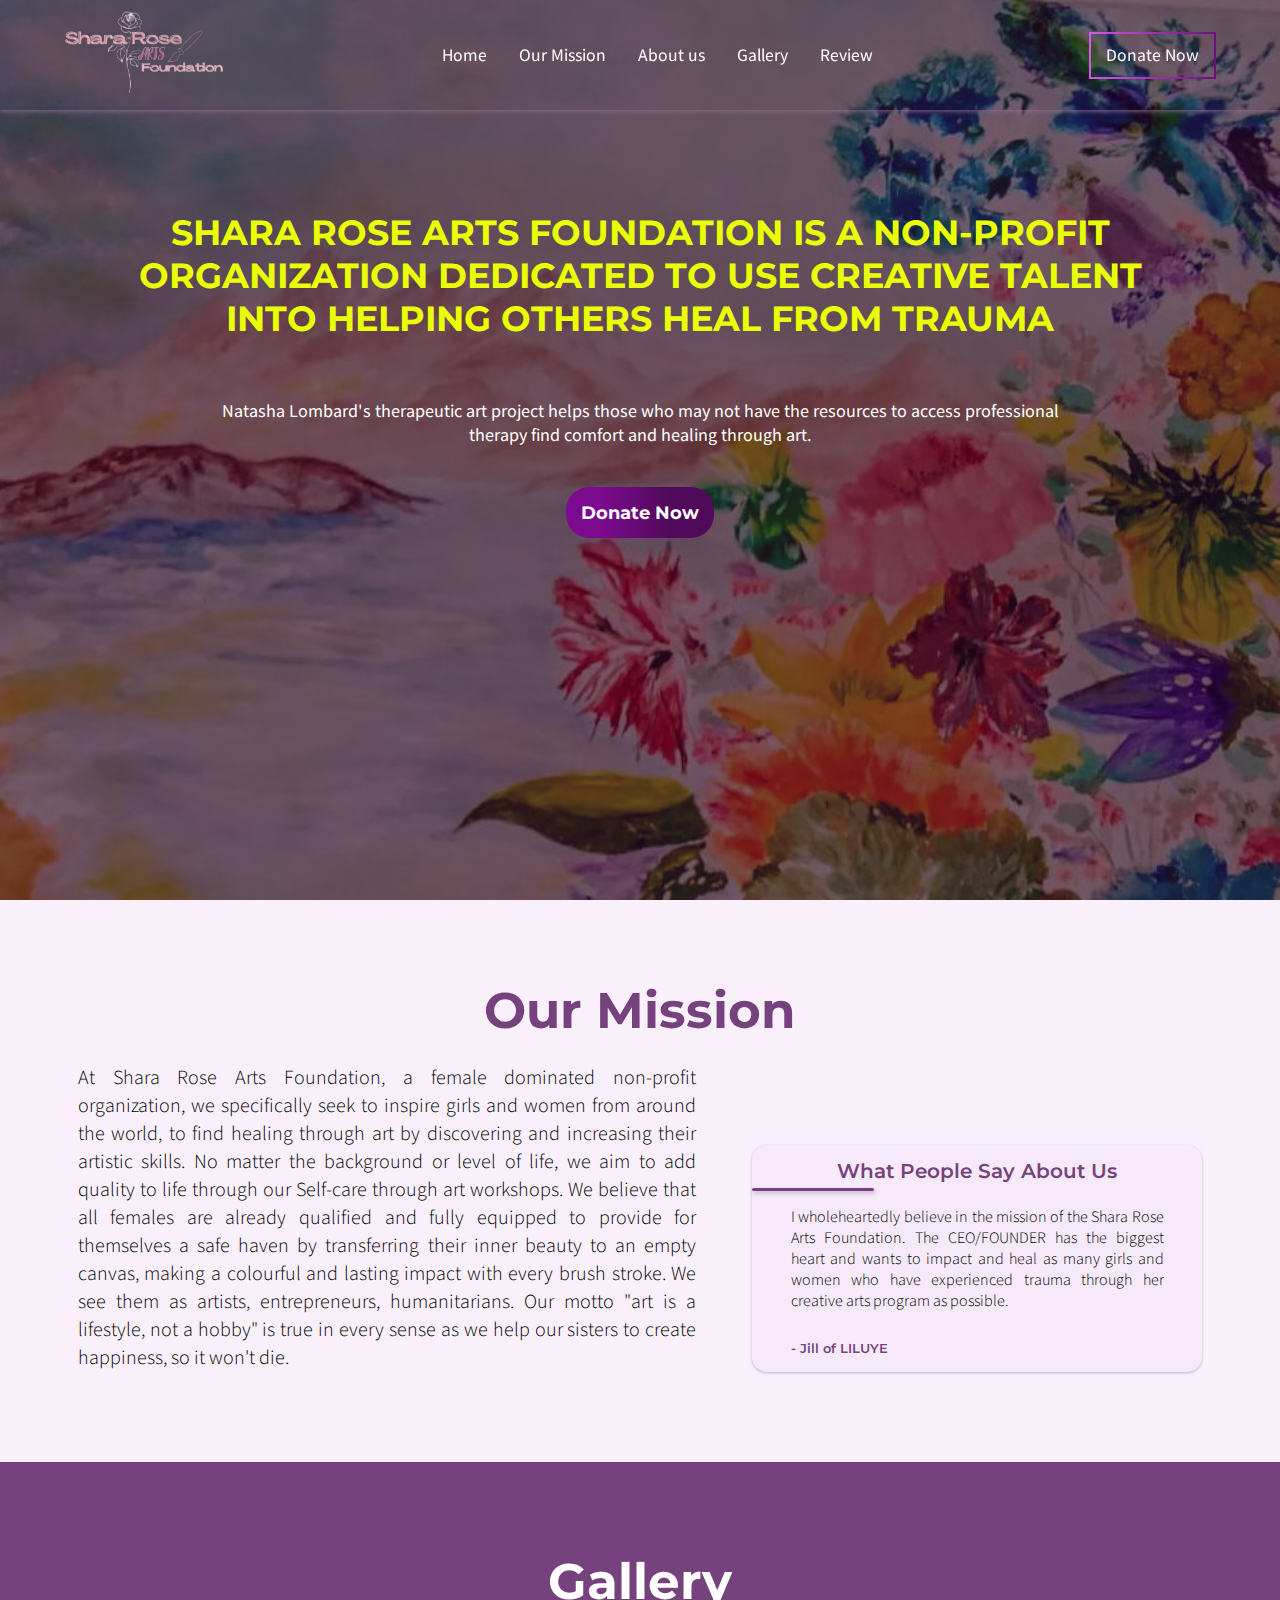
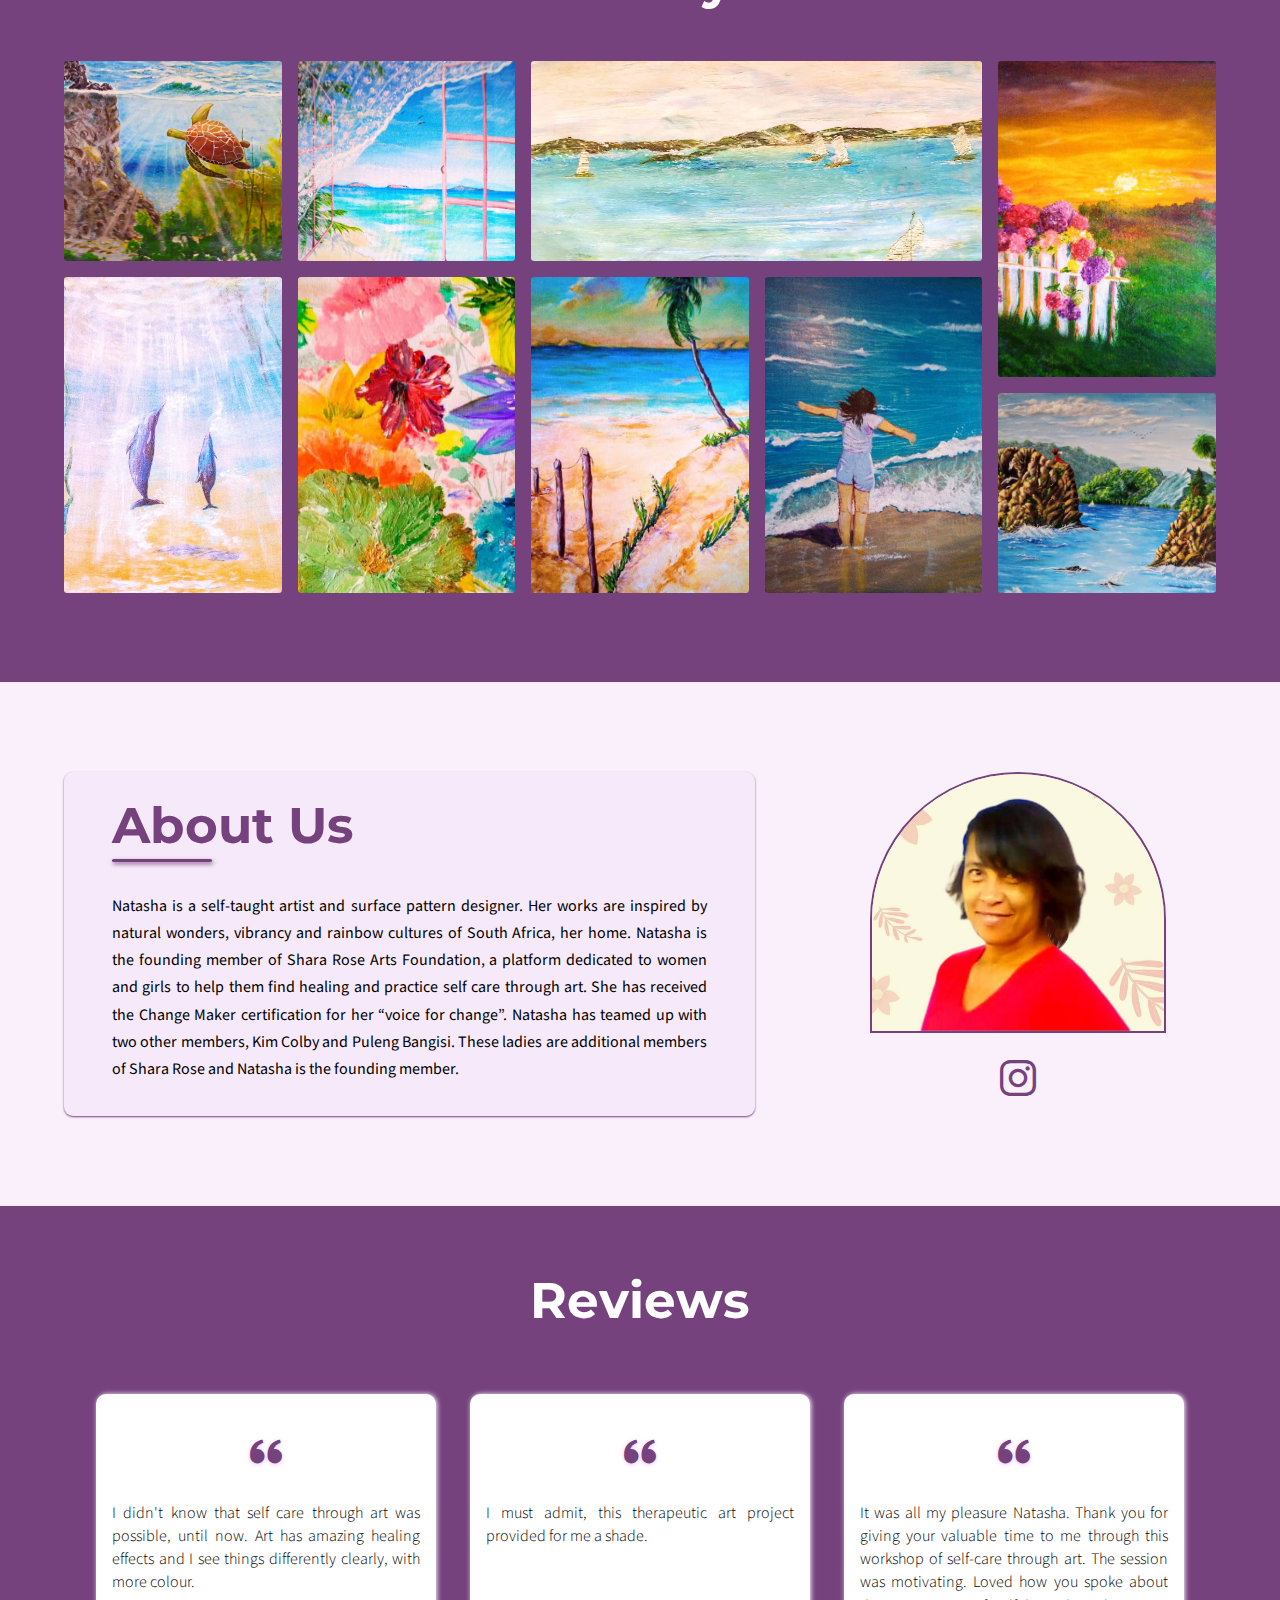
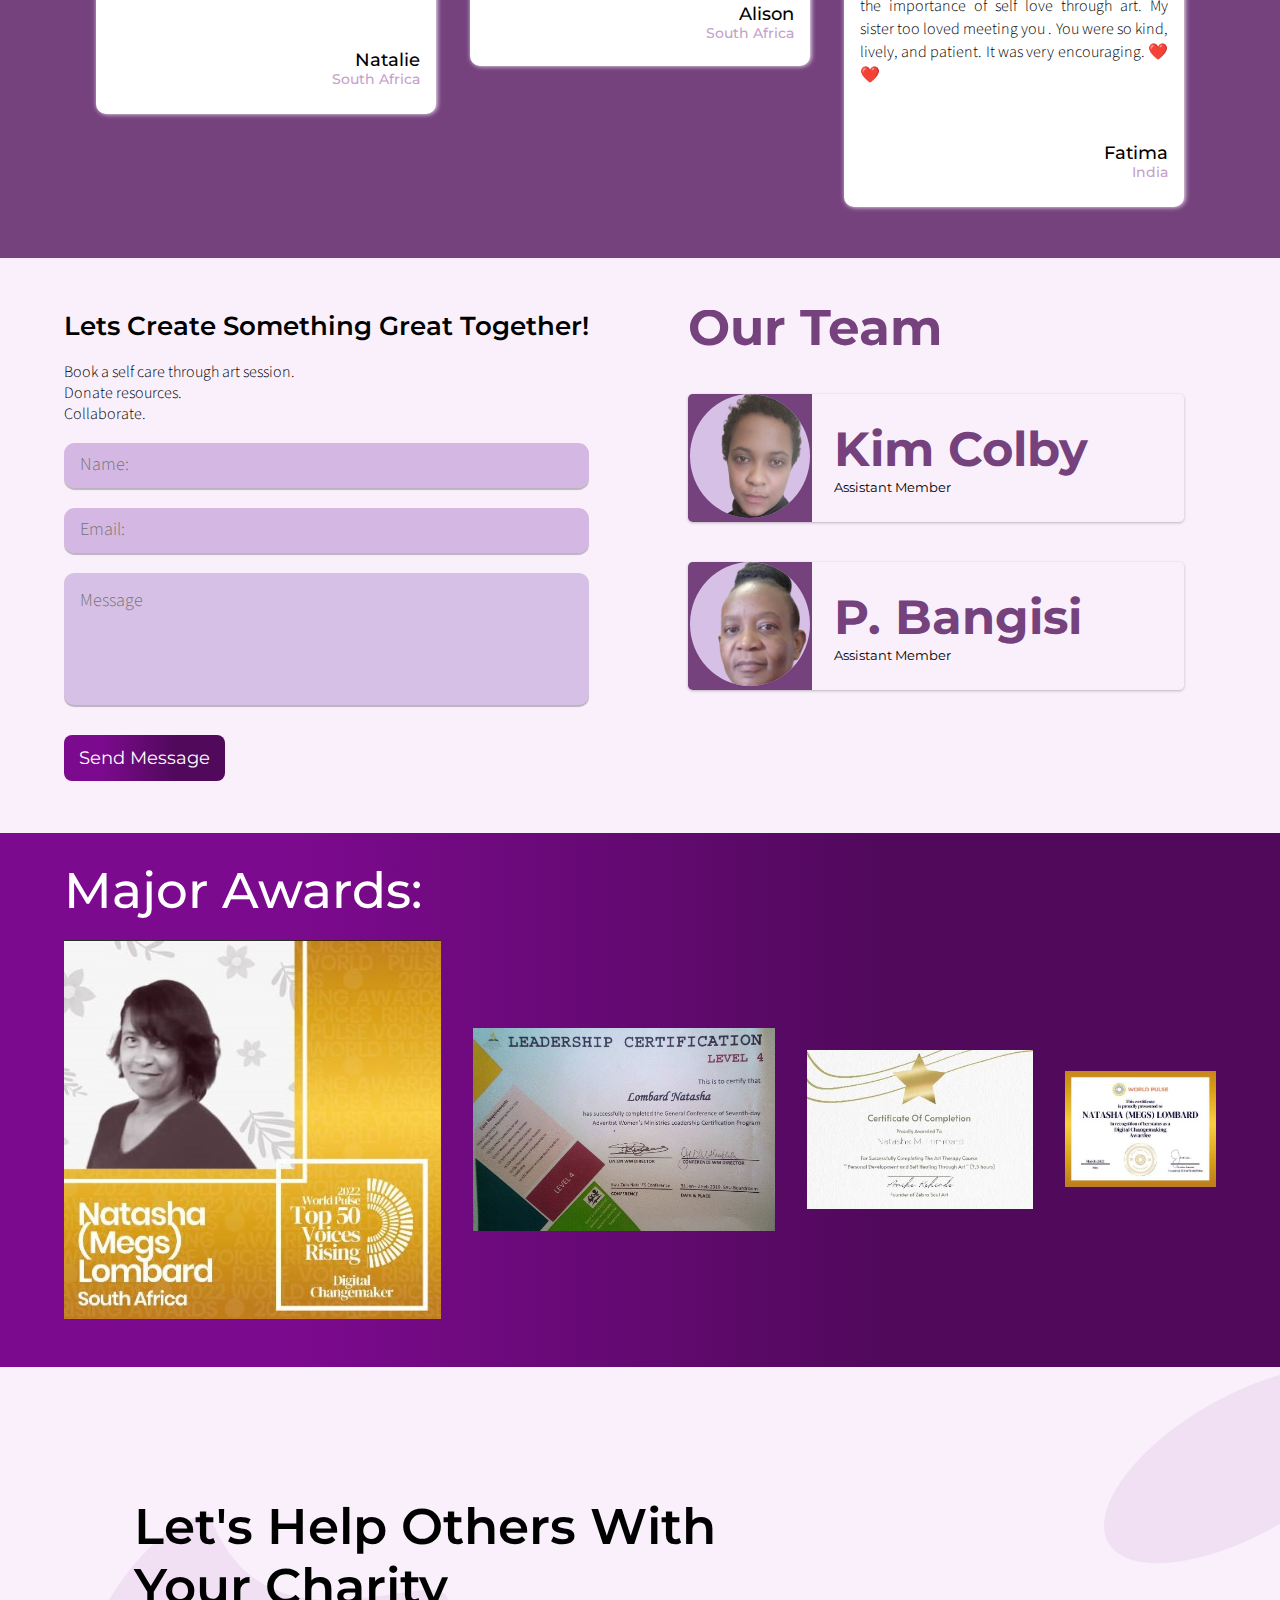
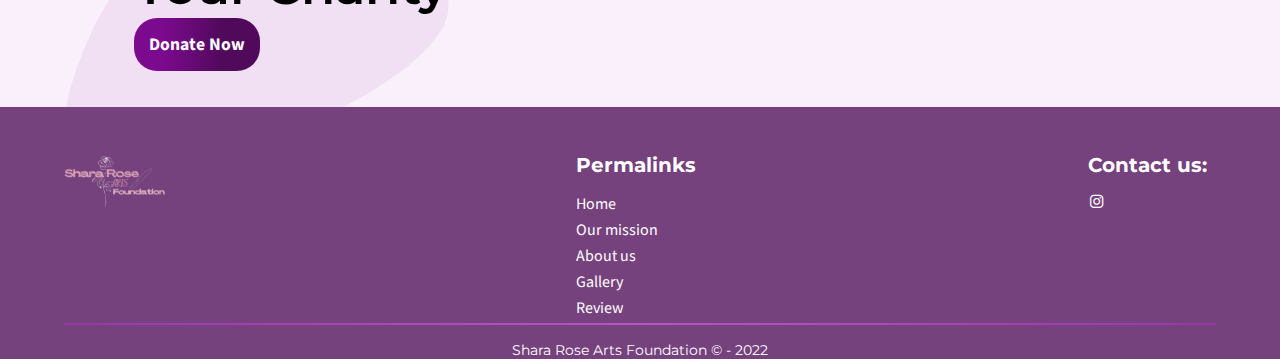
<file: index.html>
<!DOCTYPE html>
<html lang="en">
<head>
    <meta charset="UTF-8">
    <meta http-equiv="X-UA-Compatible" content="IE=edge">
    <meta name="viewport" content="width=device-width, initial-scale=1.0">
    <title>Shara-Rose Arts Foundation </title>

    <link href='https://unpkg.com/boxicons@2.1.2/css/boxicons.min.css' rel='stylesheet'>

    <!-- stylesheet -->
    <link rel="stylesheet" href="./css/style.css">
</head>
<body>
    <section class="header-hero">
        <header class="move-scroll">
            <div class="container">
                <div class="header-wrap">
                    <div class="header-logo">
                       <a href="#home"> <img src="./img/log.png" alt="shara rose logo"></a> 
                    </div>
                    <ul class="nav" id="nav_items">
                        <li class="nav_link"><a href="#home">Home</a></li>
                        <li class="nav_link"><a href="#mission">Our Mission</a></li>
                        <li class="nav_link"><a href="#aboutUs">About us</a></li>
                        <li class="nav_link"><a href="#gallery">Gallery</a></li>
                        <li class="nav_link"><a href="#review">Review</a></li>
                    </ul>
                    <div class="header_btn">
                        
                        <a href="initialize_payment.html" class="border-btn">Donate Now</a>
                        
                    </div>
                  
                       <i class='bx bx-menu' id="menu_nav"></i> 
                       <i class='bx bx-x' id="close_nav"></i>
                </div>
            </div>
        </header>
<!-- end of header -->
        <section id="home">
            <div class="container">
                <div class="hero_body">
                    <h1 class="hero_heading">Shara rose arts Foundation is a non-profit <br> 
                        organization dedicated to use creative Talent <br> 
                        into helping others heal from trauma</h1>
                    <p class="hero_para">
                        Natasha Lombard's therapeutic art project helps those who may not have
                        the resources to access professional <br>therapy find comfort and healing through art.
                    </p>
                    <div class="home_btn">
                        <a href="initialize_payment.html" class="btn">Donate Now</a>
                    </div>
                </div>
            </div> 
        </section>
    <!-- end hero section  -->
    </section>
    <!-- end of header hero -->
    <section id="mission">
        <div class="container">
                <div class="mission-wrap">
                    <h2 class="mission_header">
                    Our Mission
                    </h2>
                        <div class="mission-body">
                            <p class="mission-para">
                            At Shara Rose Arts Foundation, a female dominated non-profit organization, we specifically seek to inspire girls and women from around the world, to find healing through art by discovering and increasing their artistic skills. No matter the background or level of life, we aim to add quality to life through our Self-care through art workshops. We believe that all females are already qualified and fully equipped to provide for themselves a safe haven by transferring their inner beauty to an empty canvas, making a  colourful and lasting impact with every brush stroke.
                            We see them as artists, entrepreneurs,  humanitarians.
                            Our motto "art is a lifestyle, not a hobby" is true in every sense as 
                            we help our sisters to create happiness, so it won't die.
                            </p>

                            <div class="testimonial">
                                <h3 class="test-header">
                                    what people say about us
                                </h3>
                                <hr class="testimonial-bar">
                                <div class="test-content">
                                    <p class="test-para">
                                            I wholeheartedly believe in the mission of the Shara Rose Arts Foundation. The CEO/FOUNDER has the biggest heart and wants to impact and heal as many girls and women who have experienced trauma through her creative arts program as possible.
                                        </p>
                                    <small class="test-author">
                                        - Jill of LILUYE
                                    </small>           
                                </div>
                               
                            </div>
                        </div>
                    </div>
            </div>
        </section>

    <!-- end of mission -->

    <section id="gallery">
        <div class="container">
                <h2 class="gallery-heading">
                Gallery
            </h2>
            <div class="gallery-img-wrap">
                <div class="gallery-wrapper">
                    <div class="window-paint">
                        <img src="./img/windowPaint.jpg" alt="window paint">
                    </div>
                    <div class="garden-paint">
                        <img src="./img/gardenPaint.jpg" alt="garden paint">
                    </div>
                     <div class="turtle-paint">
                        <img src="./img/oceanPaint.jpg" alt="turtle paint">
                    </div>
                    <div class="wave-paint">
                        <img src="./img/wavePaint.jpg"   alt="wave paint">
                    </div>
                    <div class="boat-paint">
                    <img src="./img/boatPaint.jpg"  
                    alt="boat paint">
                    </div>
                    <div class="shark-paint">
                        <img src="./img/sharkPaint.jpg" alt="shark paint">
                    </div>
                     <div class="flower">
                        <img src="./img/flower.jpg" alt="flower paint">
                    </div>
                     <div class="hill-paint">
                        <img src="./img/hillPaint.jpg" alt="hill paint">
                    </div>
                     <div class="ocean-paint">
                        <img src="./img/tortoisePaint.jpg" alt="ocean paint"> 
                    </div>
                   
                   
                   
                </div>
           </div>
        </div>
    </section>
    <!-- end of gallery -->
    <section id="aboutUs">
        <div class="container">
            <div class="wrap-us">
                <div class="aboutus-content">
                    <h2 class="aboutus-header">
                        About Us
                    </h2>
                    <hr class="about-bar">
                    <p class="aboutus-para">
                        Natasha is a self-taught artist and surface pattern designer.  Her works are inspired by natural wonders, vibrancy and rainbow cultures of South Africa, her home.
                        Natasha is the founding member of Shara Rose Arts Foundation, a platform dedicated to women and girls to help them find healing and practice self care through art.
                        She has received the Change Maker certification for her “voice for change”. 
                        Natasha has teamed up with two other members, Kim Colby and Puleng Bangisi. These ladies are additional members of Shara Rose and Natasha is the founding member.
                    </p>
                </div>
                <div class="aboutus-img">
                    <img src="./img/megFounder.jpg" class="founder" alt="Natasha">
                    <div class="icons">
                        <a href="https://www.instagram.com/shararose_artsfoundation/"><i class="bx bxl-instagram"></i></a>
                    </div>
                </div>
            </div>
        </div>
    </section>
    <!-- end of about us section  -->
    <section id="review">
        <div class="container">
            <h2 class="review-header">
                Reviews
            </h2>
            <div class="review-wrap">
                <article class="card">
                    <span class="quote"><i class='bx bxs-quote-alt-left'></i></span>
                    <div class="article-para">
                        <p>
                            I didn't know that self care through art was 
                             possible, until now.  Art has amazing healing 
                              effects and I see things differently   clearly, with more colour. 
                        </p>
                    </div>
                    <div class="article-author">
                        <h5>
                            Natalie
                        </h5>
                        <small class="country">South Africa</small>
                    </div>
                </article>
                <article class="card">
                    <span class="qoute"><i class='bx bxs-quote-alt-left'></i></span>
                    <div class="article-para">
                        <p>
                            I must admit, this therapeutic art project provided 
                            for me a shade. 

                        </p>
                    </div>
                    <div class="article-author">
                        <h5>
                            Alison
                        </h5>
                        <small class="country">South Africa</small>
                    </div>
                </article>
                <article class="card">
                    <span class="qoute"><i class='bx bxs-quote-alt-left'></i></span>
                    <div class="article-para">
                        <p>
                            It was all my pleasure Natasha. Thank you for
                            giving your valuable time to me through this
                             workshop of self-care through art. The session 
                             was  motivating. Loved how you spoke about
                             the importance of self love through art. 
                             My sister too loved meeting you . You were so kind,
                             lively, and patient. It was very encouraging. ❤️❤️

                        </p>
                    </div>
                    <div class="article-author">
                        <h5>
                            Fatima
                        </h5>
                        <small class="country">India</small>
                    </div>
                </article>
            </div>
        </div>
    </section>
<!-- end of review -->
    <div class="container">
        <div class="form-team-wrap">
            <div class="create-form">
                <h3>Lets create something Great Together!</h3>
                <p class="form-donate">
                    Book a self care through art session.
                     <br> Donate resources.
                     <br>Collaborate.   
                </p>
                <div class="send-message">
                    <form taget="_blank" action="https://formsubmit.co/el/yodaju" method="POST" >
                        <div class="form-field">
                            <input type="text" name="name" placeholder="Name:" required>
                        </div>
                        <div class="form-field">
                            <input type="email" name="email" placeholder="Email:" required>
                        </div>
                        <div class="form-field">
                            <textarea name="message"  cols="30" placeholder="Message" required></textarea> 
                        </div>
                        <button type ="submit" class="btn">Send Message</button>
                    </form>
                </div>
               
            </div>

            <div class="team__wrap">
                <h2>Our Team</h2>
                <div class="team__wrap--one">
                    <div class="team__img">
                        <img src="img/kim_team.png" alt="team one image" class="team-one-card">
                    </div>
                    
                        <div class="team__position--wrap">
                            <h4 class="team_name">
                                Kim Colby 
                            </h4>
                            <small class="team-position">
                                Assistant Member
                            </small>
                        </div>
                </div>
                <div class="team__wrap--two">
                    <div class="team__img">
                        <img src="img/puleng.png" alt="team one image" class="team-one-card">    
                    </div>
                    <div class="team__position--wrap">   
                        <h4 class="team_name">
                                P. Bangisi
                            </h4>
                            <small class="team-position">
                                Assistant Member
                            </small>
                    </div>
                </div>
            </div>
        </div>
    </div>

<div class="major-awards">
    <div class="container">
        <h2 class="award-title">
            Major Awards:
        </h2>
        <div class="award-image-wrap">
            <img src="./img/voicesCert.jpg" alt="women voice cert">
            <img src="./img/leaderCert.jpg" alt="leadership cert">
            <img src="./img/completCert.jpg" alt="completion">
            <img src="./img/pulsecert.jpg" alt="world pulse cert">
        </div>
       </div>
</div>

<!-- end of award -->

<div class="donate">
    <div class="container">
        <div class="donate-wrap">
            <p class="donate-para">
                Let's help others with your charity
            </p>    
            <div class="donate-btn btn">
                <a href="initialize_payment.html">
                    Donate Now
                    </a>
                </div>
            </div>
        </div>
    </div>
</div>
<!-- end of donate -->

<footer>
    <div class="container">
        <div class="footer-wrap">
            <div class="footer-img">
                <a href="#home">
                    <img src="./img/log.png" alt="shara rose foundation">
                   </a>
            </div>
            <div class="footer-link">
                <h3>
                    Permalinks
                </h3>
                <ul class="footer-link">
                   <li class="footer-links"><a href="#home">Home</a></li>
                    <li class="footer-links">
                        <a href="#mission">Our mission</a>
                    </li>
                    <li class="footer-links">
                        <a href="#aboutUs">About us</a>
                    </li>
                    <li class="footer-links">
                        <a href="#gallery">Gallery</a>
                    </li>
                    <li class="footer-links">
                        <a href="#review">Review</a>
                    </li>
                </ul>
            </div>
            <div class="contact-us">
                <h3>Contact us:</h3>
                <div class="contact-us-links">
                    <a href="https://www.instagram.com/shararose_artsfoundation/"><i class="bx bxl-instagram"></i></a>
                </div>
            </div>
        </div>
            <hr class="footer-bar">
            <small class="footer-copy">Shara Rose Arts Foundation &copy; - 2022</small>
        
    </div>
</footer>
    <script src="./js/main.js"></script>
</body>
</html>
</file>
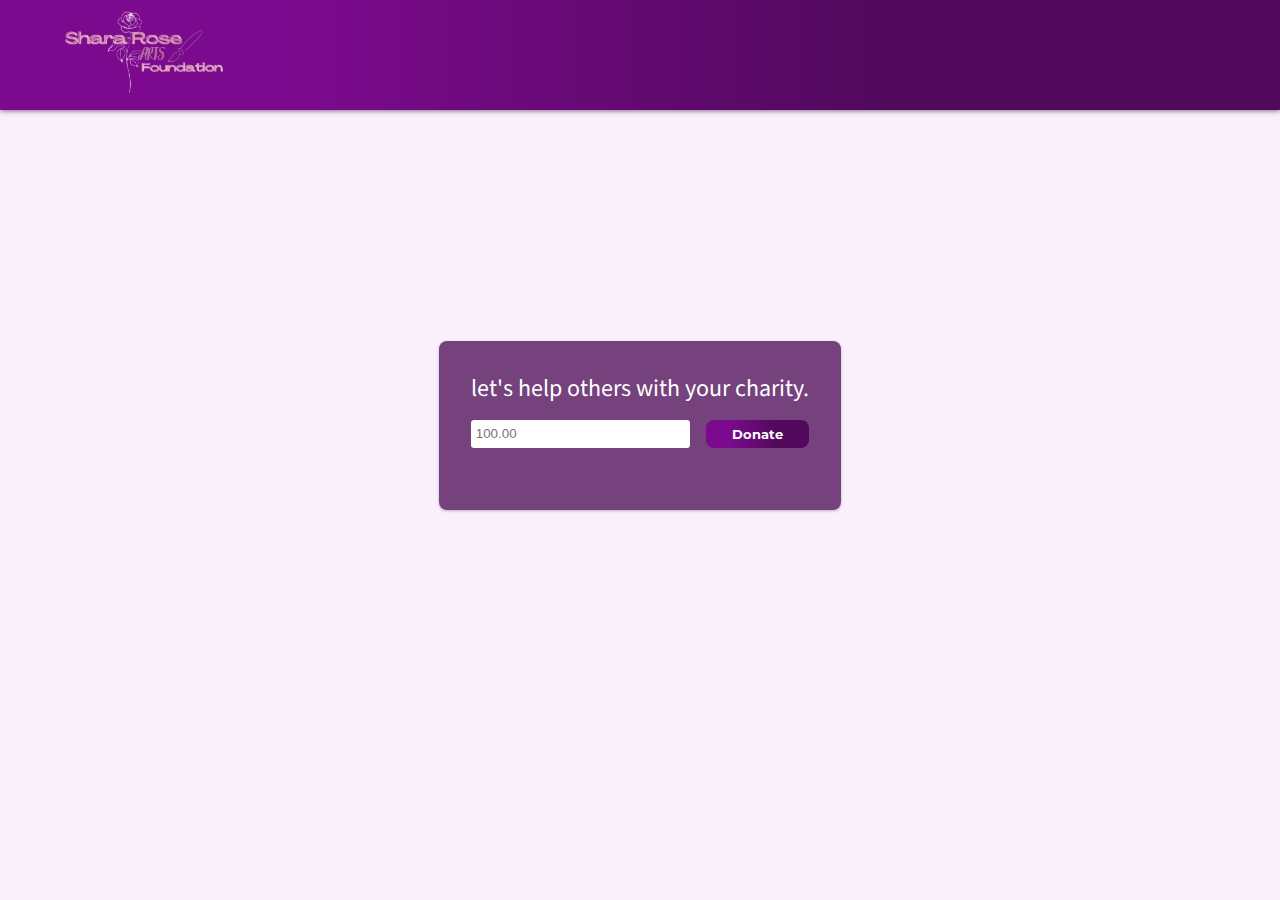
<file: initialize_payment.html>
<!DOCTYPE html>
<html lang="en">
  <head>
    <meta charset="UTF-8" />
    <meta http-equiv="X-UA-Compatible" content="IE=edge" />
    <meta name="viewport" content="width=device-width, initial-scale=1.0" />
    <title>Input_amount</title>
    <link rel="stylesheet" href="./css/style.css" />
  </head>
  <body>
    <header class="position--header">
        <div class="container">
            <div class="header-wrap">
                <div class="header-logo">
                   <a href="index.html"> <img src="./img/log.png" alt="shara rose logo"></a> 
                </div>
            
            </div>
        </div>
    </header>

    <div class="container">
      <div class="form-wrap">
        <div class="form-center-div">
                <p class="form-heading">
                    let's help others with your charity.
                <p>
            <form
            name="PayFastPayNowForm"
            action="https://www.payfast.co.za/eng/process"
            method="post"
            >
            <input required type="hidden" name="cmd" value="_paynow" />
            <input
                required
                type="hidden"
                name="receiver"
                pattern="[0-9]"
                value="20445240"
            />
            <div class="payment-form">
                <div class="input_donatebtn">
                                   
                    <input
                    required
                    class="amountInput"
                    id="PayFastAmount"
                    type="number"
                    step=".01"
                    name="amount"
                    min="5.00"
                    placeholder="100.00"
                    
                    />
                
                    <input
                            required
                            type="hidden"
                            name="item_name"
                            maxlength="255"
                            value="Donate"
                        />
                        <input
                            type="submit"
                            class="btn"
                            value="Donate"
                        />    
                          
                         
                  </div>
                </form>
            </div>
      </div>
    </div>
    <script src="./js/main.js"></script>
  </body>
</html>
</file>
<file: css/style.css>
@import url("https://fonts.googleapis.com/css2?family=Montserrat:wght@500;600;700&display=swap");
@import url("https://fonts.googleapis.com/css2?family=Mada:wght@300;400;500&display=swap");

:root {
  --primary-color: #fff;
  --black-color: #000;
  --secondary-color: #75427d;
  --bg-gradient: linear-gradient(90deg, #7c0a8e 22.92%, #50095b 69.79%);
  --border-gradient: linear-gradient(90deg, #d657eb, #6b107a);
  --box-shadow: 0px 1px 3px rgba(0, 0, 0, 0.25);
}

* {
  margin: 0;
  padding: 0;
  box-sizing: border-box;
  user-select: none;
}

body {
  background-color: #f9f0fb;
  font-size: 16px;
}
.container {
  width: 90%;
  margin: 0 auto;
}

h1 {
  font-size: 2.18rem;
  font-family: "montserrat", sans-serif;
  color: #ebff03;
  text-transform: uppercase;
  text-align: center;
}

h2 {
  font-family: "montserrat", sans-serif;
  font-size: 3.1rem;
}

h3 {
  font-family: "montserrat", sans-serif;
}
p {
  font-family: "mada", sans-serif;
}

small {
  font-family: "montserrat", sans-serif;
}

img {
  max-width: 100%;
  height: auto;
}

a,
li {
  text-decoration: none;
  color: #fff;
  font-size: 1.1rem;
  font-family: "mada", sans-serif;
  list-style-type: none;
}

.btn {
  background: var(--bg-gradient);
  padding: 15px 15px;
  border-radius: 1.45rem;
  font-family: "montserrat", sans-serif;
  font-weight: 700;
}

.border-btn {
  border: 2px solid;
  border-image: var(--border-gradient) 1;
  padding: 10px 15px;
  transition: all 400ms ease;
}
.border-btn:hover {
  background-image: var(--bg-gradient);
  border-radius: 1.9rem;
  border-image: none;
  border: none;
}
.header-hero {
  height: 100vh;
  background-image: linear-gradient(
      0deg,
      rgba(35, 4, 39, 0.6),
      rgba(35, 4, 39, 0.6)
    ),
    url("../img/floralPaint.jpg");
  background-size: cover;
  background-repeat: no-repeat;
}

header {
  box-shadow: 0px 1px 5px #8a6a8f;
  width: 100%;
  position: fixed;
  z-index: 10;
}
.window-scroll {
  background: var(--bg-gradient);
}
.header-wrap {
  display: flex;
  padding: 0.4rem 0;
  flex-direction: row;
  justify-content: space-between;
  text-align: center;
}

.header-wrap .header-logo {
  width: 14%;
}

.header-wrap ul.nav {
  display: flex;
  flex-direction: row;
  gap: 2rem;
}

.header-wrap ul.nav li.nav_link {
  align-self: center;
}

.header-wrap .header_btn {
  align-self: center;
}

.header-wrap i {
  align-self: center;
  display: none;
}

.header-wrap i {
  color: #fff;
  font-size: 2rem;
  cursor: pointer;
}

.header-hero #home {
  position: relative;
  top: 13.2rem;
}

h1.hero_heading {
  margin-bottom: 3.75rem;
}

p.hero_para {
  color: var(--primary-color);
  text-align: center;
  line-height: 1.46rem;
  margin-bottom: 2.5rem;
  position: relative;
  font-size: 1.13rem;
}
.hero_body .home_btn {
  display: flex;
  justify-content: center;
  align-content: center;
}
a.btn {
  align-content: center;
  transition: all 1s ease;
}
a.btn:hover {
  background: var(--secondary-color);
}

#mission {
  position: relative;
}

.mission-wrap {
  padding: 5rem 0.87rem 5.6rem 0.87rem;
}
h2.mission_header {
  margin-bottom: 1.5rem;
  color: var(--secondary-color);
  text-align: center;
}

.mission-body {
  display: grid;
  grid-template-columns: 55% 40%;
  gap: 5%;
}

.mission-body p.mission-para {
  font-weight: 300;
  line-height: 1.75rem;
  font-size: 1.25rem;
  text-align: justify;
}

.mission-body .testimonial {
  position: relative;
  align-self: flex-end;
  display: flex;
  flex-direction: column;
  background: rgba(225, 172, 234, 0.1);
  box-shadow: var(--box-shadow);
  border-radius: 15px;
  transition: all 400ms ease;
}

.mission-body .testimonial .test-team {
  position: absolute;
}

.mission-body .testimonial:hover {
  margin-bottom: -0.5rem;
  box-shadow: none;
}
.mission-body .testimonial h3.test-header {
  text-align: center;
  font-weight: 600;
  text-transform: capitalize;
  margin-top: 0.84rem;
  font-size: 1.25rem;
  color: var(--secondary-color);
  margin-bottom: 0.3rem;
}

.mission-body .testimonial .testimonial-bar {
  width: 27%;
  height: 0.19rem;
  box-shadow: 1px 2px 4px rgba(0, 0, 0, 0.25);
  border: none;
  border-radius: 4rem;
  background: var(--secondary-color);
  margin-bottom: 1rem;
}
.mission-body .testimonial .test-content {
  display: grid;
  grid-template-rows: auto;
  gap: 1.9rem;
  padding: 0 2.4rem;
  margin-bottom: 1rem;
}
.mission-body .testimonial .test-content p.test-para {
  font-weight: 300;
  text-align: justify;
}
.mission-body .testimonial .test-content small.test-author {
  font-weight: 600;
  color: var(--secondary-color);
  line-height: 0.87rem;
}
#gallery {
  padding: 5.6rem 0;
  background: var(--secondary-color);
}

h2.gallery-heading {
  text-align: center;
  color: #fff;
  margin-bottom: 3.1rem;
}
.gallery-img-wrap {
  overflow: hidden;
}

.gallery-img-wrap .gallery-wrapper {
  display: grid;
  grid-template-columns: repeat(5, 1fr);
  grid-auto-rows: 200px 100px;
  gap: 1rem;
  margin: 0 auto;
}
.gallery-img-wrap .gallery-wrapper > div > img {
  border-radius: 0.2rem;
  object-fit: cover;
  width: 100%;
  height: 100%;
  cursor: pointer;
  transition: all 300ms ease-in-out;
}
.gallery-img-wrap .gallery-wrapper > div {
  overflow: hidden;
}
.gallery-img-wrap .gallery-wrapper > div > img:hover {
  transform: scale(1.5);
}

.gallery-img-wrap .gallery-wrapper .window-paint {
  grid-row: 1;
}
.gallery-img-wrap .gallery-wrapper .shark-paint {
  grid-row: 2/4;
}
.gallery-img-wrap .gallery-wrapper .turtle-paint {
  grid-row: span 2;
}

.gallery-img-wrap .gallery-wrapper .wave-paint {
  grid-row: span 2;
}
.gallery-img-wrap .gallery-wrapper .boat-paint {
  grid-column: 3/5;
  grid-row: 1;
}
.gallery-img-wrap .gallery-wrapper .garden-paint {
  grid-row: 1/3;
}

.gallery-img-wrap .gallery-wrapper .flower {
  grid-row: 2/4;
}
.gallery-img-wrap .gallery-wrapper .ocean-paint {
  grid-column: 1;
  grid-row: 1;
}
#aboutUs {
  margin: 5.63rem 0;
}

.wrap-us {
  display: grid;
  grid-template-columns: 60% 30%;
  gap: 10%;
}
.wrap-us .aboutus-header {
  color: var(--secondary-color);
  margin-bottom: 0.3rem;
}
.wrap-us .aboutus-content {
  padding: 1.38rem 3rem;
  background: rgba(225, 172, 234, 0.1);
  box-shadow: 0px 1px 2px #75427d;
  border-radius: 9px;
  transition: all 400ms ease-in;
}
.wrap-us .aboutus-content:hover {
  box-shadow: none;
  margin-top: -0.5rem;
}
.wrap-us .aboutus-content hr.about-bar {
  width: 6.25rem;
  height: 0.19rem;
  border: none;
  background: var(--secondary-color);
  border-radius: 4rem;
  margin-bottom: 1.9rem;
  box-shadow: 1px 2px 4px rgba(117, 66, 125, 0.9);
}

.wrap-us .aboutus-content p.aboutus-para {
  text-align: justify;
  font-weight: 400;
  line-height: 1.7rem;
}
.wrap-us .aboutus-img {
  padding-right: 3.1rem;
  position: relative;
}

.wrap-us .aboutus-img img.founder {
  border: 2px solid var(--secondary-color);
  height: 16.3rem;
  border-radius: 250px 250px 0px 0px;
  object-fit: cover;
}
.wrap-us .aboutus-img .icons {
  justify-content: center;
  display: flex;
  flex-direction: row;
  gap: 2rem;
  padding-top: 1rem;
}
.wrap-us .aboutus-img .icons a {
  color: var(--secondary-color);
  font-size: 3rem;
  transition: all 300ms ease-in;
}
.wrap-us .aboutus-img .icons a:hover {
  transform: scale(1.3);
}

#review {
  background: var(--secondary-color);
  padding-bottom: 4rem;
}
h2.review-header {
  padding: 4rem 0;
  color: var(--primary-color);
  text-align: center;
}
.review-wrap {
  display: grid;
  grid-template-columns: repeat(3, 1fr);
  padding: 0 2rem;
  gap: 2.1rem;
  height: 25rem;
}
.review-wrap article.card {
  padding: 2.44rem 1rem;
  background: #ffffff;
  box-shadow: 1px 0px 5px #fcf7fd;
  border-radius: 0.63rem;
  height: 17rem;
  transition: 400ms ease-in;
}
.review-wrap article.card:first-child {
  height: 20rem;
}
.review-wrap article.card:last-child {
  height: 24rem;
}

.review-wrap article.card:hover {
  margin-top: -0.5rem;
  box-shadow: none;
}
.review-wrap article.card span {
  display: flex;
  justify-content: center;
  font-size: 2.38rem;
  text-align: center;
  font-family: "montserrat", sans-serif;
  color: var(--secondary-color);
  margin-bottom: 1.93rem;
}
.review-wrap article.card span i {
  text-shadow: 0px 1px 4px rgba(227, 162, 237, 0.64);
}

.review-wrap article.card .article-para p {
  font-size: 1rem;
  font-weight: 300;
  text-align: justify;
  line-height: 1.44rem;
  margin-bottom: 3.37rem;
}

.review-wrap article.card .article-author {
  display: flex;
  flex-direction: column;
  align-items: end;
}

.review-wrap article.card .article-author h5 {
  font-family: "montserrat", sans-serif;
  font-weight: 500;
  font-size: 1.13rem;
}

.review-wrap article.card .article-author small {
  font-weight: 500;
  font-size: 0.87rem;
  color: #c4a2ca;
}
.form-team-wrap {
  margin: 3.25rem 0;
  display: grid;
  grid-template-columns: repeat(2, 1fr);
  gap: 5rem;
  }

.form-team-wrap .create-form h3 {
  font-size: 1.63rem;
  text-transform: capitalize;
  font-weight: 600;
  padding-bottom: 1.25rem;
}

.form-team-wrap .create-form p.form-donate {
  font-weight: 300;
  margin-bottom: 1.13rem;
}
.form-team-wrap .send-message {
  width: 32.81rem;
  overflow:hidden;
}

.form-team-wrap .send-message .form-field input {
  width: 32.81rem;
  height: 2.81rem;
  padding: 0 1rem;
  margin-bottom: 1.25rem;
  border: none;
  border-radius: 0.67rem;
  background: rgba(173, 126, 202, 0.49);
  box-shadow: 0px 2px 1px rgba(0, 0, 0, 0.25);
}

.form-team-wrap .send-message .form-field input::placeholder {
  font-size: 1.13rem;
  font-weight: 300;
  font-family: "mada", sans-serif;
}

.form-team-wrap .send-message .form-field textarea {
  resize: none;
  width: 32.81rem;
  background: #d7c0e5;
  box-shadow: 0px 2px 1px rgba(0, 0, 0, 0.25);
  border-radius: 10px;
  border: none;
  padding: 1rem 1rem;
  height: 8.25rem;
  margin-bottom: 1.6rem;
  font-size: 1.13rem;
  font-weight: 300;
  font-family: "mada", sans-serif;
}

.form-team-wrap .send-message button.btn {
  border: none;
  cursor: pointer;
  color: var(--primary-color);
  font-family: "montserrat", sans-serif;
  text-transform: capitalize;
  font-size: 1.125rem;
  font-weight: 400;
  border-radius:8px;
  padding: 12px 15px;
  transition: all 400ms ease;
}

.form-team-wrap .send-message button.btn:hover {
  border-radius:0px;
}

.form-team-wrap .team__wrap{ 
  padding:0 2rem;
  overflow:hidden;
  }

.form-team-wrap .team__wrap h2{ 
  color:var(--secondary-color);
  margin-bottom:3rem;
  line-height: 2.2rem;
}
.form-team-wrap .team__wrap > div{ 
  display:flex;
  border-radius: .3rem;
  box-shadow: var(--box-shadow);
  align-self:center;
  align-items: center; 
  flex-direction: row;
  gap:1.4rem;
  overflow: hidden;
  height:8rem;
  margin-bottom:2.5rem;
  transition: all .4s ease-in;
}
.form-team-wrap .team__wrap > div:last-child{
  margin-bottom: 0;
}

.form-team-wrap .team__wrap > div:hover{ 
  transform: scale(1.1);
}
.form-team-wrap .team__wrap > div .team__img{ 
  background:var(--secondary-color);
  width:25%; 
}
.form-team-wrap .team__wrap > div .team__position--wrap h4{ 
  font-size:3rem;
  font-family:'montserrat', sans-serif; 
  font-weight: 700;
  color:var(--secondary-color)
}
.form-team-wrap .team__wrap > div > div > img{ 
    border: 2px solid var(--secondary-color);
    object-position: top;
    height: 8rem;
    width: 9rem;
    background: #d7c0e5;
    border-radius: 50%;
    object-fit: cover;
}

.major-awards {
  background: var(--bg-gradient);
}

.major-awards h2.award-title {
  padding-top: 1.68rem;
  color: var(--primary-color);
  text-transform: capitalize;
  font-weight: 500;
  margin-bottom: 1.25rem;
}

.award-image-wrap {
  display: grid;
  grid-template-columns: 1fr 0.8fr 0.6fr 0.4fr;
  gap: 2rem;
  padding-bottom: 3rem;
  overflow: hidden;
}
.award-image-wrap > img:nth-child(2) {
  align-self: center;
  transition: all 400ms ease-in;
}
.award-image-wrap > img:nth-child(2):hover {
  transform: scale(1.8);
}
.award-image-wrap > img:nth-child(3) {
  align-self: center;
  transition: all 400ms ease-in;
}
.award-image-wrap > img:nth-child(3):hover {
  transform: scale(2.2);
}
.award-image-wrap > img:last-child {
  align-self: center;
  transition: all 400ms ease-in;
}
.award-image-wrap > img:last-child:hover {
  padding-right: 4rem;
  transform: scale(6);
}
.donate {
  position: relative;
  height: 21.25rem;
  background-image: url("../img/Ellipse\ 1.png"), url("../img/Ellipse\ 2.png");
 background-repeat: no-repeat;
  background-position-y: 146px, 0px;
  background-position-x: 64px, 1146px;
}

.donate-wrap {
  display: flex;
  flex-direction: row;
  flex-wrap: wrap;
  gap: 28%;
  padding-left: 4.38rem;
  padding-right: 4.38rem;
  padding-top: 8.13rem;
}
.donate-wrap .donate-para {
  width: 60%;
  line-height: 3.8rem;
  font-weight: 600;
  font-family: "montserrat", sans-serif;
  text-transform: capitalize;
  font-size: 3.13rem;
}
.donate-wrap .donate-btn {
  color: white;
  align-self: center;
}
.donate-wrap .donate-btn a.btn {
  float: right;
  transition: all 400ms ease;
  cursor: pointer;
}
.donate-wrap .donate-btn .btn:hover {
  transform: scale(1.1);
}
footer {
  background: var(--secondary-color);
  color: #fff;
  text-align: center;
}

.footer-wrap {
  display: grid;
  grid-template-columns: repeat(2, 1fr) 8rem;
  padding-top: 2.88rem;
}
.footer-wrap h3 {
  font-size: 1.25rem;
  margin-bottom: 0.94rem;
}
.footer-wrap .footer-img {
  width: 20%;
}
.footer-wrap .footer-link {
  text-align: left;
}
.footer-wrap .footer-link .footer-links {
  padding-bottom: 0.2rem;
}
.footer-wrap .footer-link .footer-links a {
  font-size: 1rem;
}
.footer-wrap .contact-us h3 {
  text-align: left;
}
.footer-wrap .contact-us .contact-us-links {
  display: flex;
  gap: 0.8rem;
}
.footer-wrap .contact-us .contact-us-links a {
  transition: all 400ms ease;
}
.footer-wrap .contact-us .contact-us-links a:hover {
  transform: scale(1.1);
}
hr.footer-bar {
  margin-bottom: 1rem;
  height: 0.14rem;
  border: none;
  background: linear-gradient(90deg, #9538a4, #bb53cb, #9538a4);
}
small.footer-copy {
  font-size: 0.9rem;
}

/* initializePayment */

header.position--header{ 
  position:relative;
  background:var(--bg-gradient)
}
.form-wrap {
  position: relative;
  
  width: 70%;
  margin: 0 auto;
  height: 70vh;
  display: flex;
  justify-content: center;
}
.form-wrap p.form-heading {
  text-align: center;
  margin-bottom: 1rem;
  color: var(--primary-color);
  font-size: 1.5rem;
}

.form-wrap .form-center-div {
  align-self: center;
  border-radius: 0.5rem;
  box-shadow: var(--box-shadow);
  padding: 2rem;
   background: var(--secondary-color);
}
.form-wrap .form-center-div form .payment-form {
  margin: 0 auto;
  padding-bottom: 30px;
}
.form-wrap .form-center-div form .payment-form .amount-input {
  align-self: center;
}
.form-wrap .form-center-div form .amountClass {
  font-size: 1.4rem;
  font-family: "mada", sans-serif;
  color: white;
  font-weight: 600;
}
.form-wrap .form-center-div form .payment-form .input_donatebtn {
  align-self: center;
  display:grid; 
  grid-template-columns: auto auto;
  gap:16px; 
}
.form-wrap .form-center-div form .amountInput {
  padding: 0 0.3rem;
  height: 1.7rem;
  border: none;
  border-radius: 0.2rem;
}

.payment-form .input_donatebtn input.btn {
  border: none;
  padding: 5px 10px;
  cursor: pointer;
  color: var(--primary-color);
  border-radius: 0.5rem;
  transition: all 400ms ease;
}
.payment-form .input_donatebtn input.btn:hover {
  transform: scale(1.1);
}

/* media queries */

@media screen and (max-width: 1280px) {
 
  .review-wrap article.card:last-child {
    height: 25.8rem;
  }

  .form-team-wrap{ 
    gap:2rem;

  }
  .form-team-wrap .cart .img-wrap-carousel{ 
    margin-bottom:1.6rem;
  }

  .donate{ 
    background-position-x: 64px, 1104px;
  }

}
@media screen and (max-width: 1024px) {
  section.header-hero {
    height: 38rem;
  }
  .container {
    width: 100%;
  }

  .header-wrap ul.nav,
  .header-wrap .header_btn {
    display: none;
  }

  .header-wrap ul.nav {
    position: absolute;
    top: 6.7rem;
    text-align: left;
    padding: 3rem 3rem;
    right: 2rem;
    background: #f9f0fb;
    border-radius: 0.1rem;
    animation: showNav 300ms ease forwards;
  }

  @keyframes showNav {
    0% {
      opacity: 0;
      transform: translateX(50%);
    }

    100% {
      transform: translateX(0%);
    }
  }

  .header-wrap .header-logo {
    width: 19%;
  }

  .header-wrap ul.nav li {
    padding-bottom: 2rem;
  }

  .header-wrap ul.nav li:last-child {
    padding-bottom: 0;
  }
  .header-wrap ul.nav li a {
    border-bottom: 1px solid black;
    color: var(--black-color);
    transition: all 300ms ease-in-out;
  }
  .header-wrap ul.nav li a:hover {
    border-bottom: none;
    font-weight: 500;
  }

  .header-wrap #menu_nav {
    display: inline-block;
  }
  .header-wrap #close_nav {
    display: none;
  }

  .mission-body {
    grid-template-columns: 58% 37%;
    gap: 5%;
  }
  .mission-body .testimonial .test-content {
    padding: 0 0.5rem;
  }
  .mission-body .testimonial .testimonial-bar {
    width: 23%;
  }

  .wrap-us .aboutus-img {
    padding-right: 0;
  }
  .gallery-img-wrap .gallery-wrapper {
    grid-template-columns: repeat(3, 1fr);
  }
  .gallery-img-wrap .gallery-wrapper .window-paint {
    grid-row: 1/3;
  }
  .gallery-img-wrap .gallery-wrapper .garden-paint {
    grid-row: span 3;
  }
  .gallery-img-wrap .gallery-wrapper .turtle-paint {
    grid-row: 2/5;
  }
  .gallery-img-wrap .gallery-wrapper .wave-paint {
    grid-row: 3/6;
  }
  .gallery-img-wrap .gallery-wrapper .boat-paint {
    grid-row: 6/8;
    grid-column: 2/4;
  }
  .gallery-img-wrap .gallery-wrapper .shark-paint {
    grid-row: 6/8;
  }
  .gallery-img-wrap .gallery-wrapper .flower {
    grid-row: 5;
  }
  .gallery-img-wrap .gallery-wrapper .hill-paint {
    grid-row: 1;
  }
  .gallery-img-wrap .gallery-wrapper .ocean-paint {
    grid-row: 1/3;
    grid-column: inherit;
  }
  .review-wrap {
    grid-template-columns: repeat(2, 1fr);
    height:auto;
  }
  .review-wrap article.card {
    height: 16rem;
  }

  .review-wrap article.card:first-child {
    height: 19rem;
  }
  .review-wrap article.card:last-child {
    height: 23rem;
  }
  .review-wrap article.card:hover {
    margin-top:0;
    box-shadow: none;
  }

  .form-team-wrap{ 
    gap:1rem;
  }
  .form-team-wrap .create-form .send-message {
    width: 31.81rem;
  }
  .form-team-wrap .create-form .send-message form .form-field input {
    width: 31.81rem;
  }
  .form-team-wrap .create-form .send-message form .form-field textarea {
    width: 31.81rem;
   
  }
  .donate {
    background-position-y: 146px, 0px;
    background-position-x: 0px, 878px;
  }
  .donate-wrap{ 
    gap:25%;
  }
  .footer-wrap {
    grid-template-columns: 1fr 1fr;
    row-gap: 2rem;
  }
  .footer-wrap .footer-img {
    grid-column: 1/4;
    width: 10%;
  }
}

@media screen and (max-width: 968px) {
  .hero_body h1.hero_heading {
    font-size: 2rem;
  }
  .header-wrap ul.nav {
  
    top:6.4rem;
  }

  .form-team-wrap .create-form .send-message {
    width: 100%;
  }

  .form-team-wrap .create-form .send-message form .form-field input,
  .form-team-wrap .create-form .send-message form .form-field textarea {
    width: 100%;
  }

  .form-team-wrap .cart .img-wrap-carousel {
    margin-bottom: 2.8rem;
  }
  .form-team-wrap .create-form .send-message form .form-field textarea {
    margin-bottom: 3rem;
  }
  .donate{ 
    background-position-y: 146px, -11px;
    background-position-x:0px,   809px;
  }

}
@media screen and (max-width: 767px) {
  .container {
    width: 80%;
  }
  .header-wrap ul.nav {
    top: 4.4rem;
    right:6.5rem;
  }

  section.header-hero {
    height: 40rem;
  }

  .header-hero #home {
    top: 7rem;
  }
  .hero_body h1.hero_heading {
    font-size: 2.07rem;
  }
  .mission-body {
    grid-template-columns: 1fr;
    gap: 4rem;
  }
  .mission-body .testimonial {
    width: 78%;
  }
  .mission-body .testimonial:hover {
    margin-bottom: 0;
    border-radius: 0;
  }
  .mission-body .testimonial .test-content {
    padding: 0 2rem;
  }
  .mission-body .testimonial hr.testimonial-bar {
    width: 7rem;
  }
  .wrap-us {
    display: grid;
    grid-template-columns: auto;
    gap: 10%;
  }

  .wrap-us .aboutus-img {
    display: flex;
    justify-content: center;
    flex-direction: column;
    margin-bottom: 2rem;
  }

  .wrap-us .aboutus-img img.founder {
    border-radius: 50%;
    height: 22rem;
    max-width: 60%;
    align-self: center;
  }
  .wrap-us .aboutus-img .icons {
    gap: 2.5rem;
  }
  .wrap-us .aboutus-img img.founder {
    border-radius: 50%;
    height: 20rem;
    max-width: 60%;
    align-self: center;
  }
  .wrap-us .aboutus-img .icons {
    row-gap: 4rem;
  }

  .wrap-us .aboutus-content hr.about-bar {
    width: 6.4rem;
  }
  .review-wrap {
    grid-template-columns: 1fr;
  }
  .review-wrap article.card:last-child {
    height: 22rem;
  }

  
 
  .wrap-us .aboutus-content hr.about-bar {
    width: 6.4rem;
  }
  .gallery-img-wrap .gallery-wrapper {
    grid-template-columns: repeat(2, 1fr);
  }
  .gallery-img-wrap .gallery-wrapper .window-paint {
    grid-row: 1;
  }
  .gallery-img-wrap .gallery-wrapper .garden-paint {
    grid-row: 1/3;
  }
  .gallery-img-wrap .gallery-wrapper .turtle-paint {
    grid-row: 2/5;
  }
  .gallery-img-wrap .gallery-wrapper .wave-paint {
    grid-row: 5/7;
  }
  .gallery-img-wrap .gallery-wrapper .boat-paint {
    grid-row: 8/10;
    grid-column: span 2;
  }
  .gallery-img-wrap .gallery-wrapper .shark-paint {
    grid-row: 4/6;
  }
  .gallery-img-wrap .gallery-wrapper .flower {
    grid-row: 3;
  }
  .gallery-img-wrap .gallery-wrapper .hill-paint {
    grid-row: 7;
  }
  .gallery-img-wrap .gallery-wrapper .ocean-paint {
    grid-row: 6/8;
    grid-column: inherit;
  }
  .review-wrap {
    grid-template-columns: 1fr;
  }
  .review-wrap article.card:last-child {
    height: 22rem;
  }

  .form-team-wrap {
    grid-template-columns: 1fr;
    gap:3.8rem;
  }

  .form-team-wrap .create-form{
    order:2;
  }

  .form-team-wrap .team__wrap{
    padding:0;  
    overflow:unset;
  }
  .form-team-wrap .team__wrap > div{ 
    height:13rem;
  }
  .form-team-wrap .team__wrap > div .team__img{ 
    width:auto;
  }

  .form-team-wrap .team__wrap > div .team__img img{ 
    height:13rem;
    width:12rem;
  }
  .major-awards h2.award-title {
    padding-top: 2.68rem;
  }
  .award-image-wrap {
    grid-template-columns: 1fr;
    padding-bottom: 6rem;
  }
  .award-image-wrap > img {
    border-radius: 0.7rem;
    width: 100%;
    height: auto;
  }

  .award-image-wrap > img:nth-child(2):hover,
  .award-image-wrap > img:nth-child(3):hover {
    transform: none;
  }

  .award-image-wrap > img:last-child:hover {
    padding-right: 0rem;
    transform: none;
  }

  .donate {
    height: auto;
    background-position-y: 180px, 0px;
    background-position-x: 0px, 878px;
  }
  .donate-wrap {
    flex-direction: column;
    row-gap: 2rem;
    padding: 3rem 0rem;
  }
  .donate-wrap .donate-para {
    width: 100%;
  }

  .donate-wrap .donate-btn {
    align-self: flex-start;
  }
  .donate-wrap .donate-btn .btn {
    float: none;
  }
}

@media screen and (max-width: 576px) {
  .container {
    width: 95%;
  }
  section.header-hero {
    height: 47rem;
  }

  .hero_body h1.hero_heading {
    font-size: 2.13rem;
  }

  .header-wrap ul.nav {
    right:2rem;
  }
  .hero_body .hero_para {
    font-size: 1rem;
  }
  .mission-body .testimonial {
    width: 90%;
  }
  .mission-body .testimonial hr.testimonial-bar {
    width: 8rem;
  }
  .wrap-us .aboutus-content {
    padding: 1.38rem 1rem;
  }
  .wrap-us .aboutus-img img.founder {
    height: 16.3rem;
  }
  .review-wrap article.card {
    height: 17rem;
  }
  .review-wrap article.card:first-child {
    height: 20rem;
  }
  .review-wrap article.card:last-child {
    height: 22.4rem;
  }

  .form-team-wrap .team__wrap > div:hover{
    transform: scale(1);
  }
  .donate {
    background-position-y:105px, 0px;
    background-position-x: 0px, -298px;
  }
  .footer-wrap .footer-img {
    width: 20%;
  }
}
@media screen and (max-width: 414px) {
  section.header-hero{ 
    height: 50rem;
  }
  .hero_body .hero_para{ 
   font-size: .9rem
  }
  .header-wrap ul.nav{ 
    top:3.2rem
  }
  .mission-body .testimonial .test-content{ 
    padding:0 1rem;
  }
  .mission-body .testimonial hr.testimonial-bar{
    width: 2rem;
  }
  .gallery-img-wrap .gallery-wrapper {
    grid-auto-rows: 200px;
  }
  .gallery-img-wrap .gallery-wrapper .turtle-paint {
    grid-row: 2/4;
  }
  .gallery-img-wrap .gallery-wrapper .wave-paint {
    grid-row: 4/6;
  }
  .gallery-img-wrap .gallery-wrapper .boat-paint {
    grid-row: 7;
  }
  .gallery-img-wrap .gallery-wrapper .shark-paint {
    grid-row: inherit;
  }
  .gallery-img-wrap .gallery-wrapper .hill-paint {
    grid-row: 6/7;
    grid-column: span 2;
  }
  .gallery-img-wrap .gallery-wrapper .ocean-paint {
    grid-row: 5;
  }
  .review-wrap article.card:first-child{ 
    height:21rem;
  }
  .review-wrap article.card:last-child{ 
    height:28.4rem;
  }
.form-team-wrap .team__wrap > div{
  height:8rem;
}

  .form-team-wrap .team__wrap > div .team__img img{
    height:8rem;
    width:7rem;
  }

  
.form-team-wrap .team__wrap > div .team__position--wrap h4{ 
    font-size:2.3rem;
  }

  .donate{ 
    background-position-y:151px, 0px;
  }



  /* initializepayment */
  .form-wrap{ 
    top:0; 
    width:95%;
  }
}
</file>
